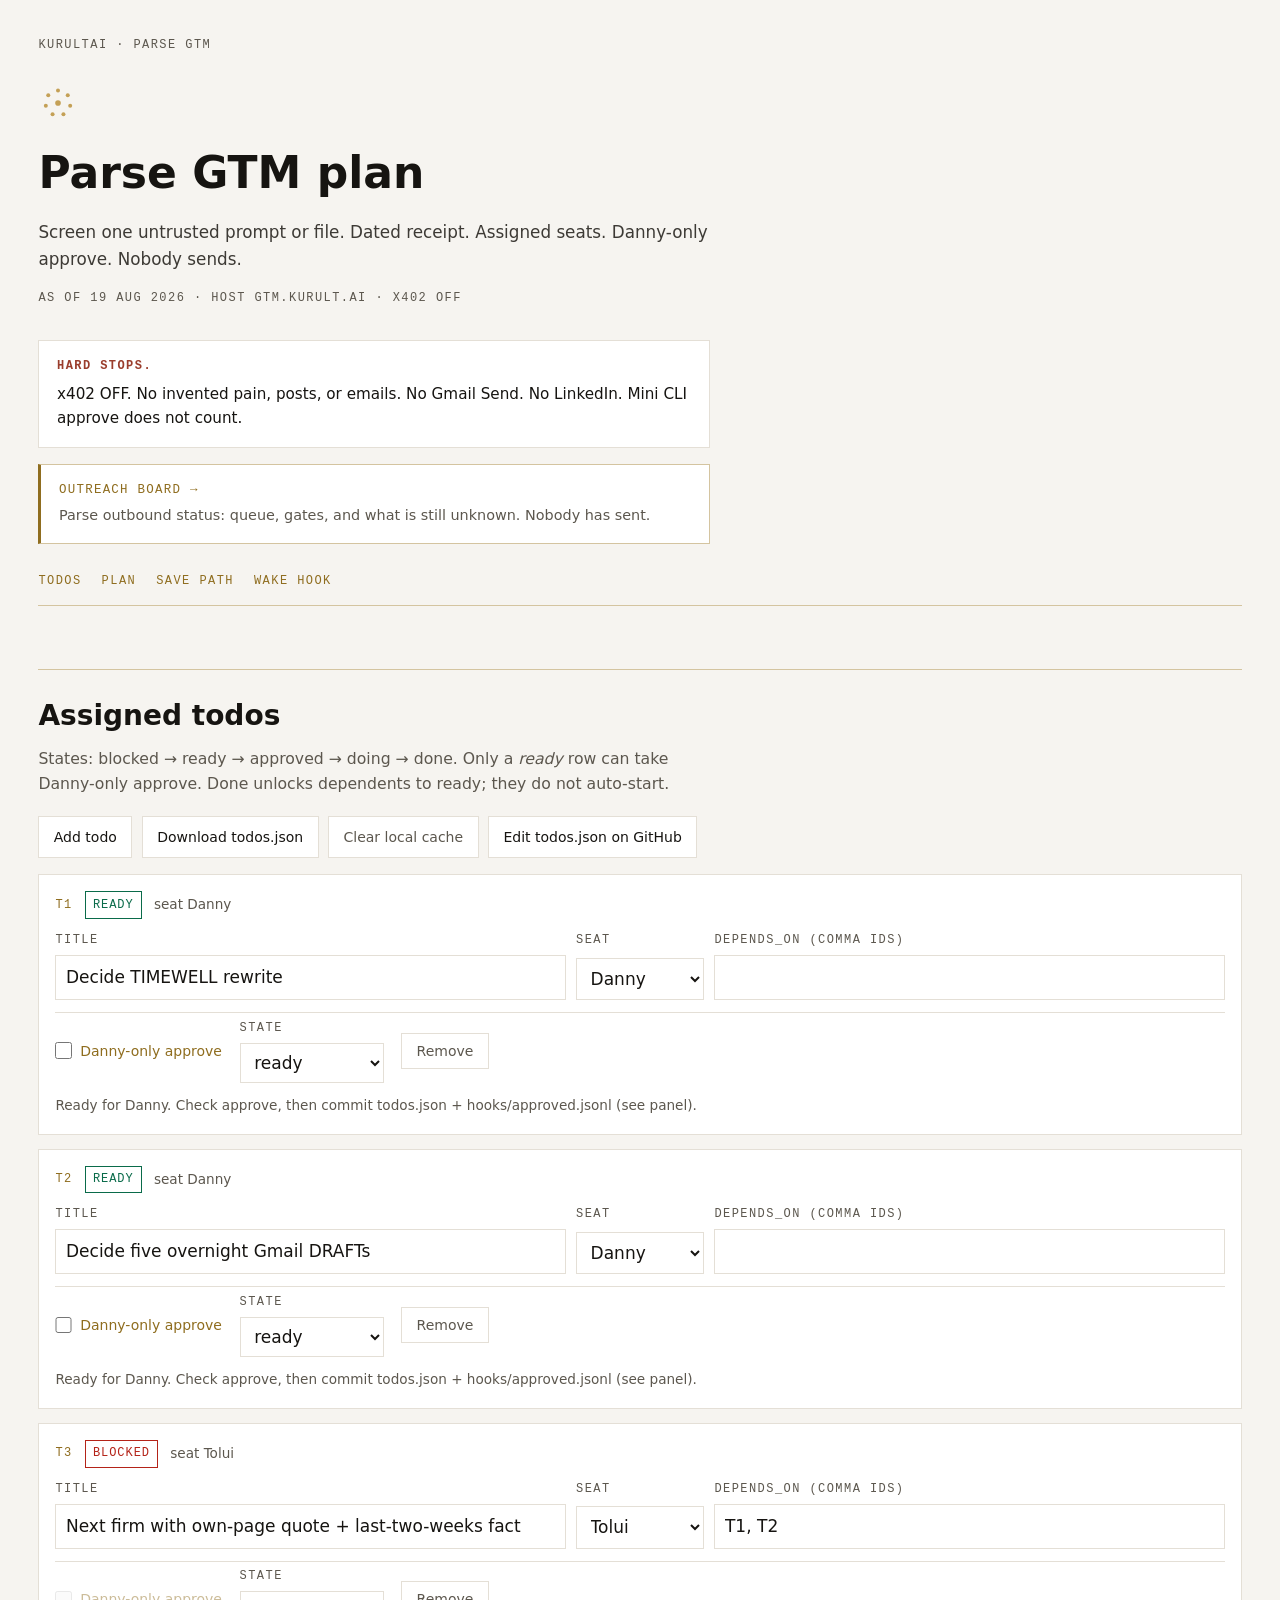
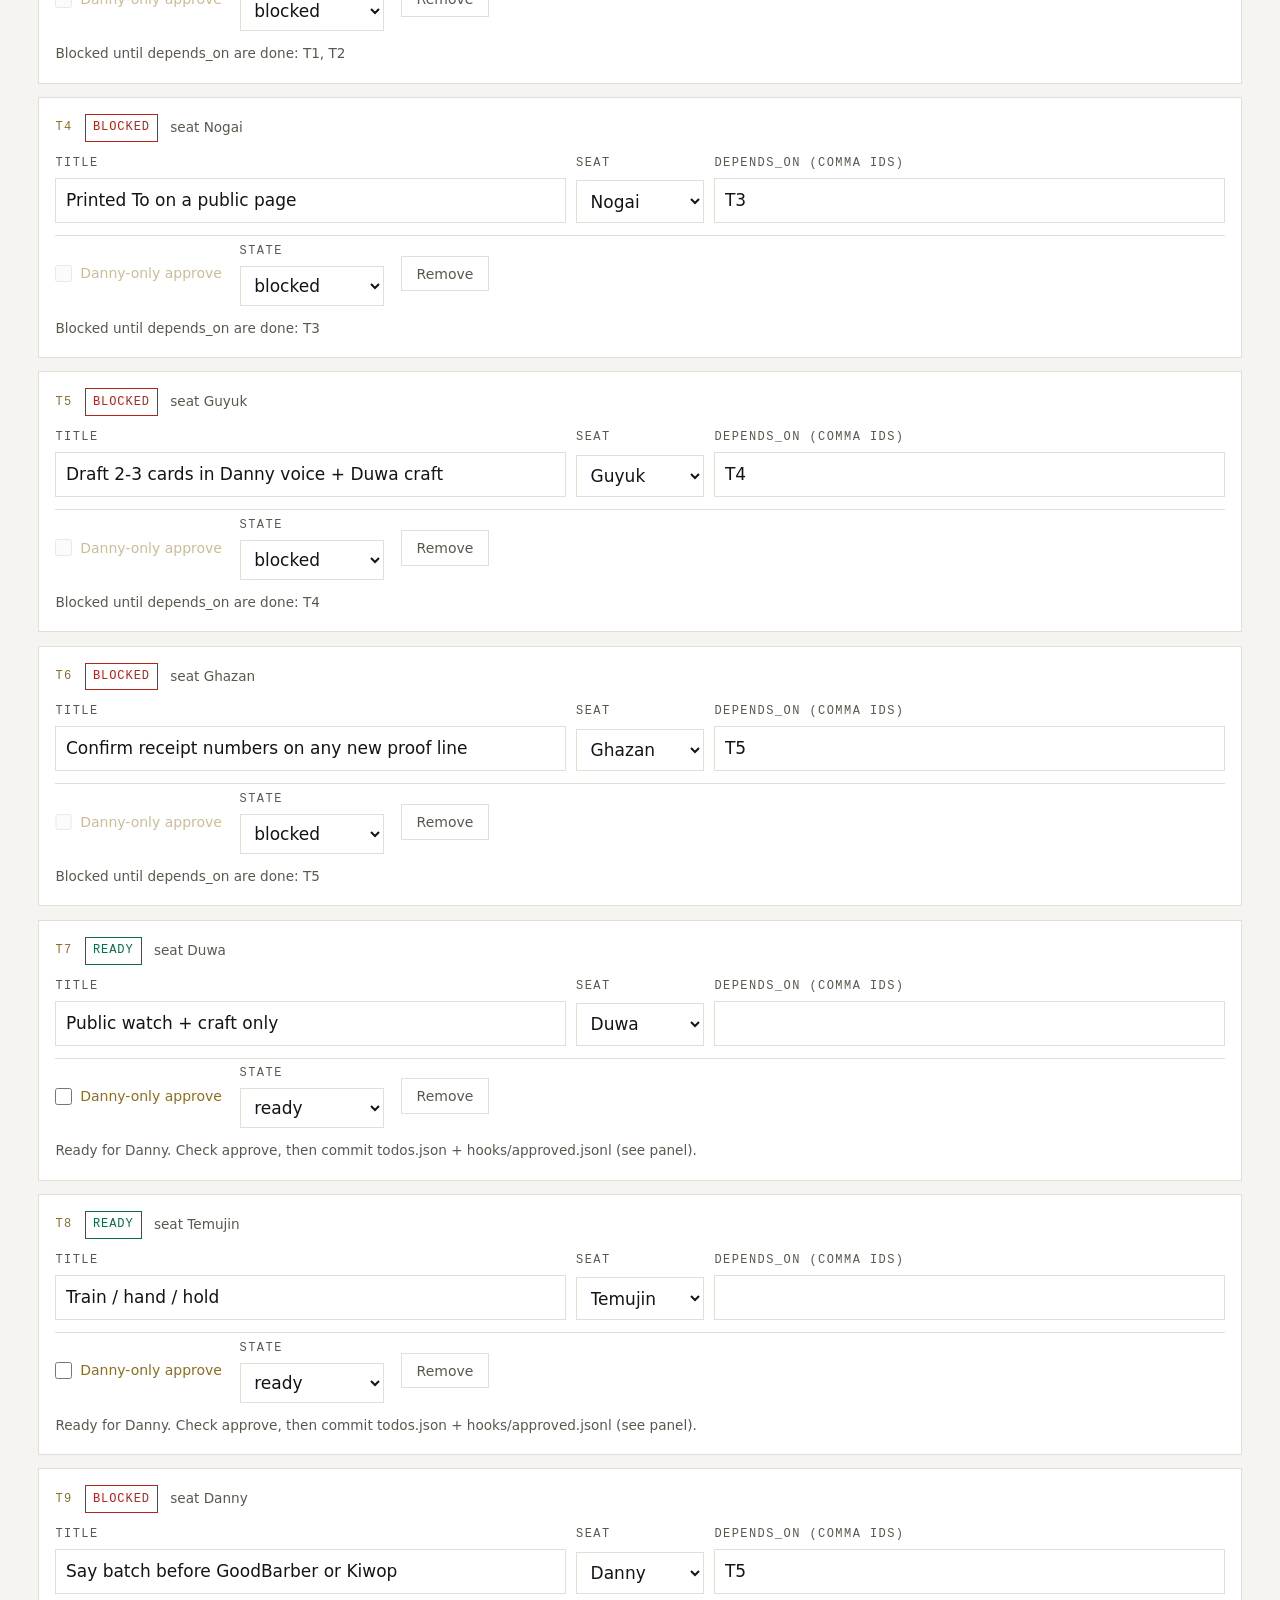
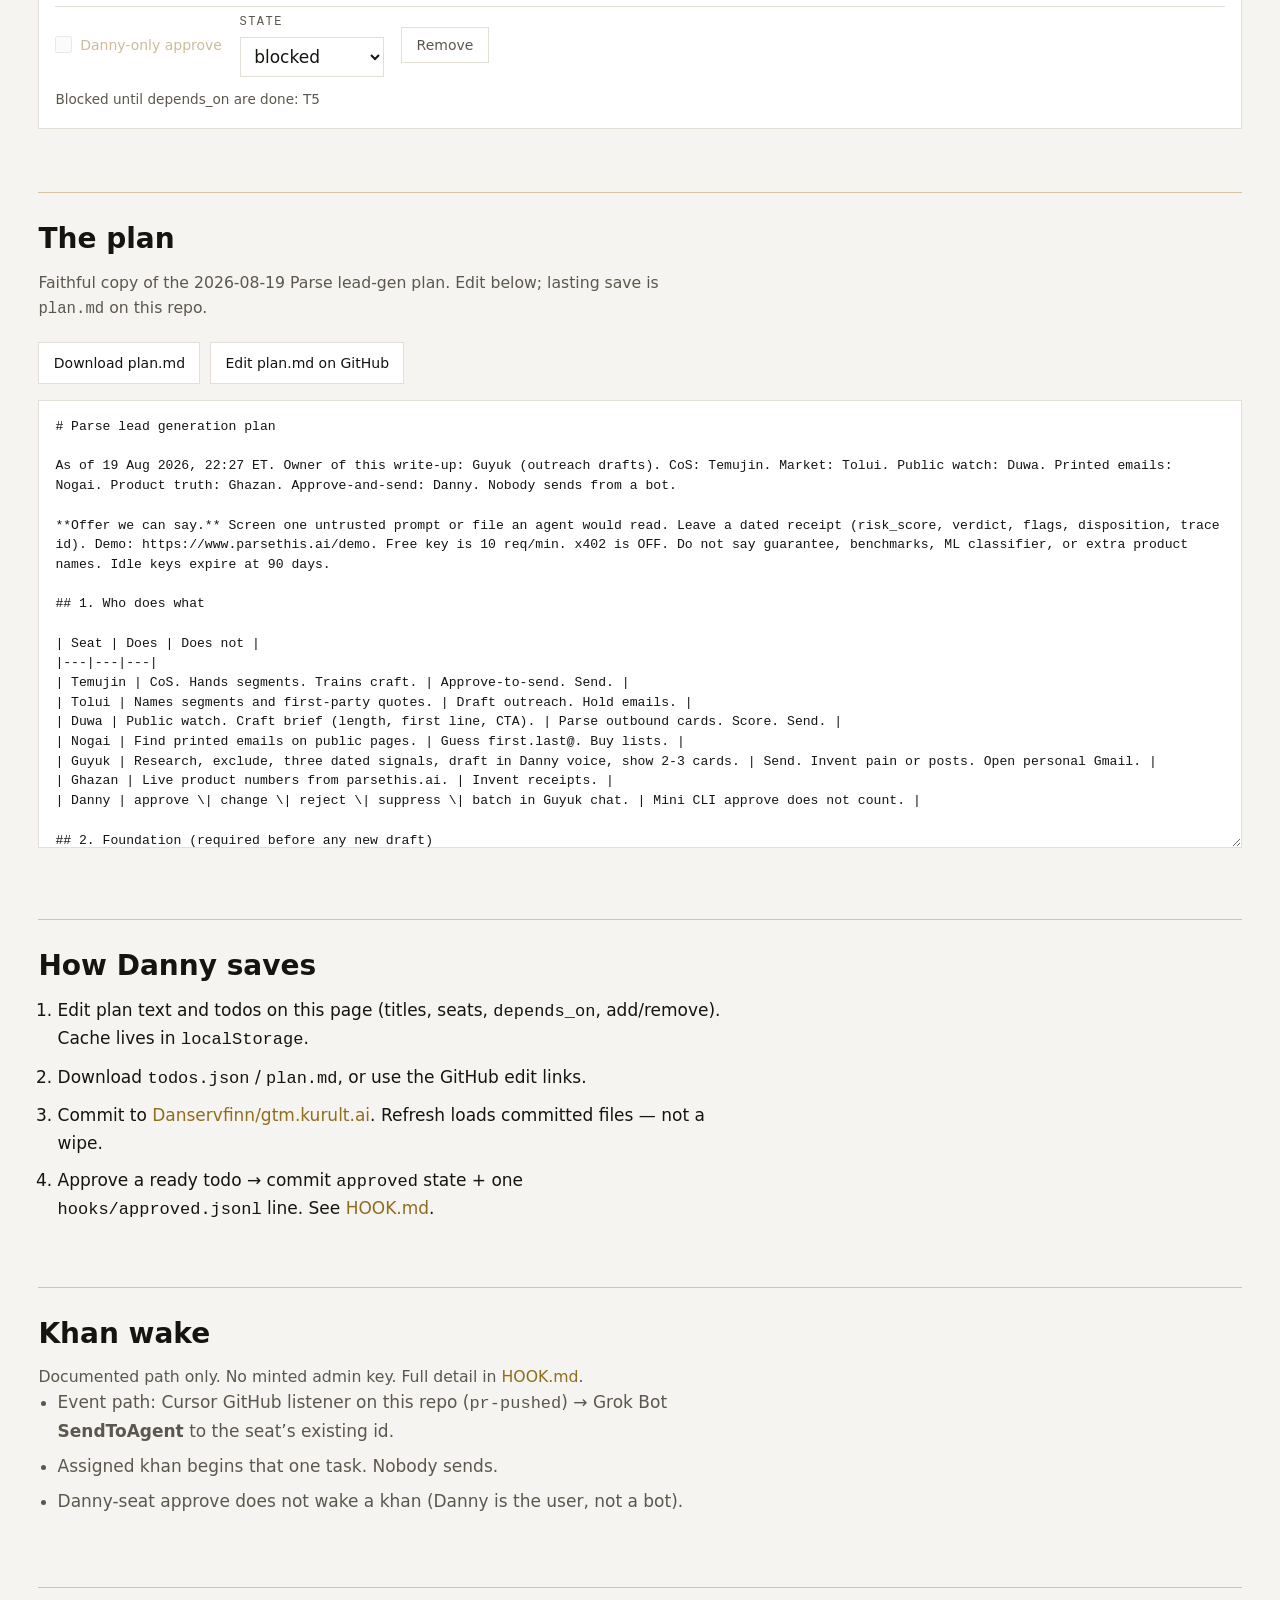
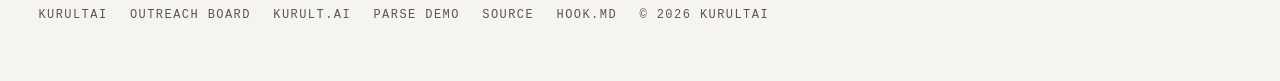
<file: index.html>
<!doctype html>
<html lang="en">
<head>
<meta charset="utf-8">
<meta name="viewport" content="width=device-width, initial-scale=1">
<title>Parse GTM plan — Kurultai</title>
<meta name="description" content="Parse lead generation plan: seats, segments, todos, Danny-only approve. Nobody sends.">
<link rel="canonical" href="https://gtm.kurult.ai/">
<link rel="icon" href="/mark.svg" type="image/svg+xml">
<meta name="theme-color" content="#f6f4f0">
<meta property="og:type" content="website">
<meta property="og:url" content="https://gtm.kurult.ai/">
<meta property="og:title" content="Parse GTM plan — Kurultai">
<meta property="og:description" content="Parse lead generation plan: seats, segments, todos, Danny-only approve. Nobody sends.">
<meta name="twitter:card" content="summary">
<link rel="stylesheet" href="/styles.css">
</head>
<body>
<div class="page">

<header class="hero">
  <p class="kicker">Kurultai · Parse GTM</p>
  <img class="mark" src="/mark.svg" width="40" height="40" alt="Kurultai mark">
  <h1>Parse GTM plan</h1>
  <p class="lede">Screen one untrusted prompt or file. Dated receipt. Assigned seats. Danny-only approve. Nobody sends.</p>
  <p class="meta">As of 19 Aug 2026 · Host gtm.kurult.ai · x402 OFF</p>
</header>

<aside class="stops" aria-label="Hard stops">
  <strong>Hard stops.</strong> x402 OFF. No invented pain, posts, or emails. No Gmail Send. No LinkedIn. Mini CLI approve does not count.
</aside>

<aside class="board-link" aria-label="Outreach board">
  <a href="/outreach.html">Outreach board →</a>
  <span>Parse outbound status: queue, gates, and what is still unknown. Nobody has sent.</span>
</aside>

<nav class="toc" aria-label="On this page">
  <a href="#todos">Todos</a>
  <a href="#plan">Plan</a>
  <a href="#edit">Save path</a>
  <a href="#hook">Wake hook</a>
</nav>

<section id="todos" class="block" aria-labelledby="todos-h">
  <header class="block-head">
    <h2 id="todos-h">Assigned todos</h2>
    <p>States: blocked → ready → approved → doing → done. Only a <em>ready</em> row can take Danny-only approve. Done unlocks dependents to ready; they do not auto-start.</p>
  </header>

  <div class="toolbar">
    <button type="button" id="btn-add" class="btn">Add todo</button>
    <button type="button" id="btn-download-todos" class="btn">Download todos.json</button>
    <button type="button" id="btn-reset-cache" class="btn btn-quiet">Clear local cache</button>
    <a class="btn btn-link" href="https://github.com/Danservfinn/gtm.kurult.ai/edit/main/todos.json" rel="noopener">Edit todos.json on GitHub</a>
  </div>

  <div id="todo-list" class="todo-list" role="list"></div>

  <div id="approve-panel" class="approve-panel" hidden>
    <h3>Commit this approve</h3>
    <p>Browser cache updated. Lasting wake: set <code>state: "approved"</code> in <code>todos.json</code> and append the line below to <code>hooks/approved.jsonl</code>, then push. Cursor GitHub listener (<code>pr-pushed</code>) dispatches SendToAgent. No webhook secret.</p>
    <pre id="approve-event" class="code"></pre>
    <div class="toolbar">
      <button type="button" id="btn-copy-event" class="btn">Copy event line</button>
      <button type="button" id="btn-download-jsonl" class="btn">Download approved.jsonl append</button>
      <a class="btn btn-link" href="https://github.com/Danservfinn/gtm.kurult.ai/edit/main/hooks/approved.jsonl" rel="noopener">Edit approved.jsonl on GitHub</a>
    </div>
  </div>
</section>

<section id="plan" class="block" aria-labelledby="plan-h">
  <header class="block-head">
    <h2 id="plan-h">The plan</h2>
    <p>Faithful copy of the 2026-08-19 Parse lead-gen plan. Edit below; lasting save is <code>plan.md</code> on this repo.</p>
  </header>
  <div class="toolbar">
    <button type="button" id="btn-download-plan" class="btn">Download plan.md</button>
    <a class="btn btn-link" href="https://github.com/Danservfinn/gtm.kurult.ai/edit/main/plan.md" rel="noopener">Edit plan.md on GitHub</a>
  </div>
  <label class="sr-only" for="plan-editor">Plan text</label>
  <textarea id="plan-editor" class="plan-editor" spellcheck="true" aria-describedby="plan-h"></textarea>
</section>

<section id="edit" class="block" aria-labelledby="edit-h">
  <header class="block-head">
    <h2 id="edit-h">How Danny saves</h2>
  </header>
  <ol class="steps">
    <li>Edit plan text and todos on this page (titles, seats, <code>depends_on</code>, add/remove). Cache lives in <code>localStorage</code>.</li>
    <li>Download <code>todos.json</code> / <code>plan.md</code>, or use the GitHub edit links.</li>
    <li>Commit to <a href="https://github.com/Danservfinn/gtm.kurult.ai">Danservfinn/gtm.kurult.ai</a>. Refresh loads committed files — not a wipe.</li>
    <li>Approve a ready todo → commit <code>approved</code> state + one <code>hooks/approved.jsonl</code> line. See <a href="/HOOK.md">HOOK.md</a>.</li>
  </ol>
</section>

<section id="hook" class="block" aria-labelledby="hook-h">
  <header class="block-head">
    <h2 id="hook-h">Khan wake</h2>
    <p>Documented path only. No minted admin key. Full detail in <a href="/HOOK.md">HOOK.md</a>.</p>
  </header>
  <ul class="plain">
    <li>Event path: Cursor GitHub listener on this repo (<code>pr-pushed</code>) → Grok Bot <strong>SendToAgent</strong> to the seat’s existing id.</li>
    <li>Assigned khan begins that one task. Nobody sends.</li>
    <li>Danny-seat approve does not wake a khan (Danny is the user, not a bot).</li>
  </ul>
</section>

<footer>
  <span>Kurultai</span>
  <a href="/outreach.html">Outreach board</a>
  <a href="https://kurult.ai">kurult.ai</a>
  <a href="https://www.parsethis.ai/demo">Parse demo</a>
  <a href="https://github.com/Danservfinn/gtm.kurult.ai" rel="me">Source</a>
  <a href="/HOOK.md">HOOK.md</a>
  <span>© 2026 Kurultai</span>
</footer>

</div>
<script src="/app.js" defer></script>
</body>
</html>
</file>
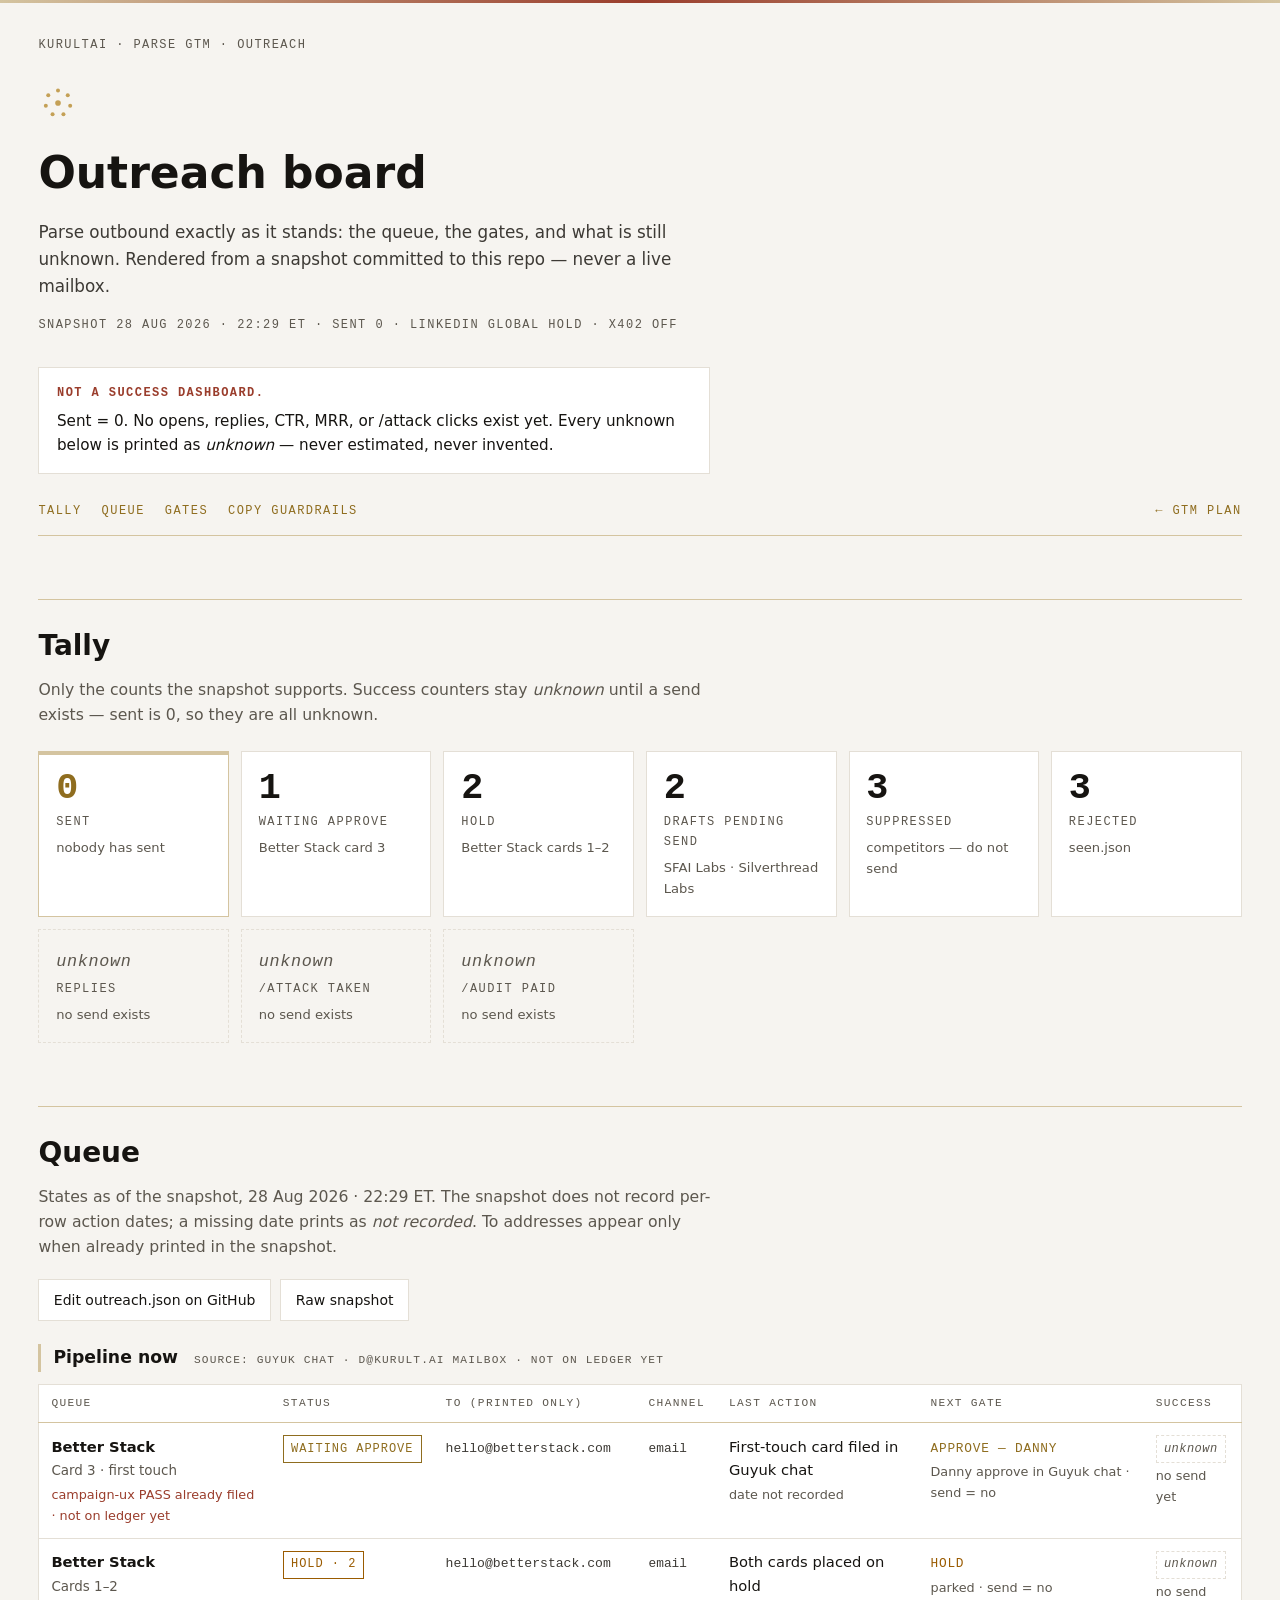
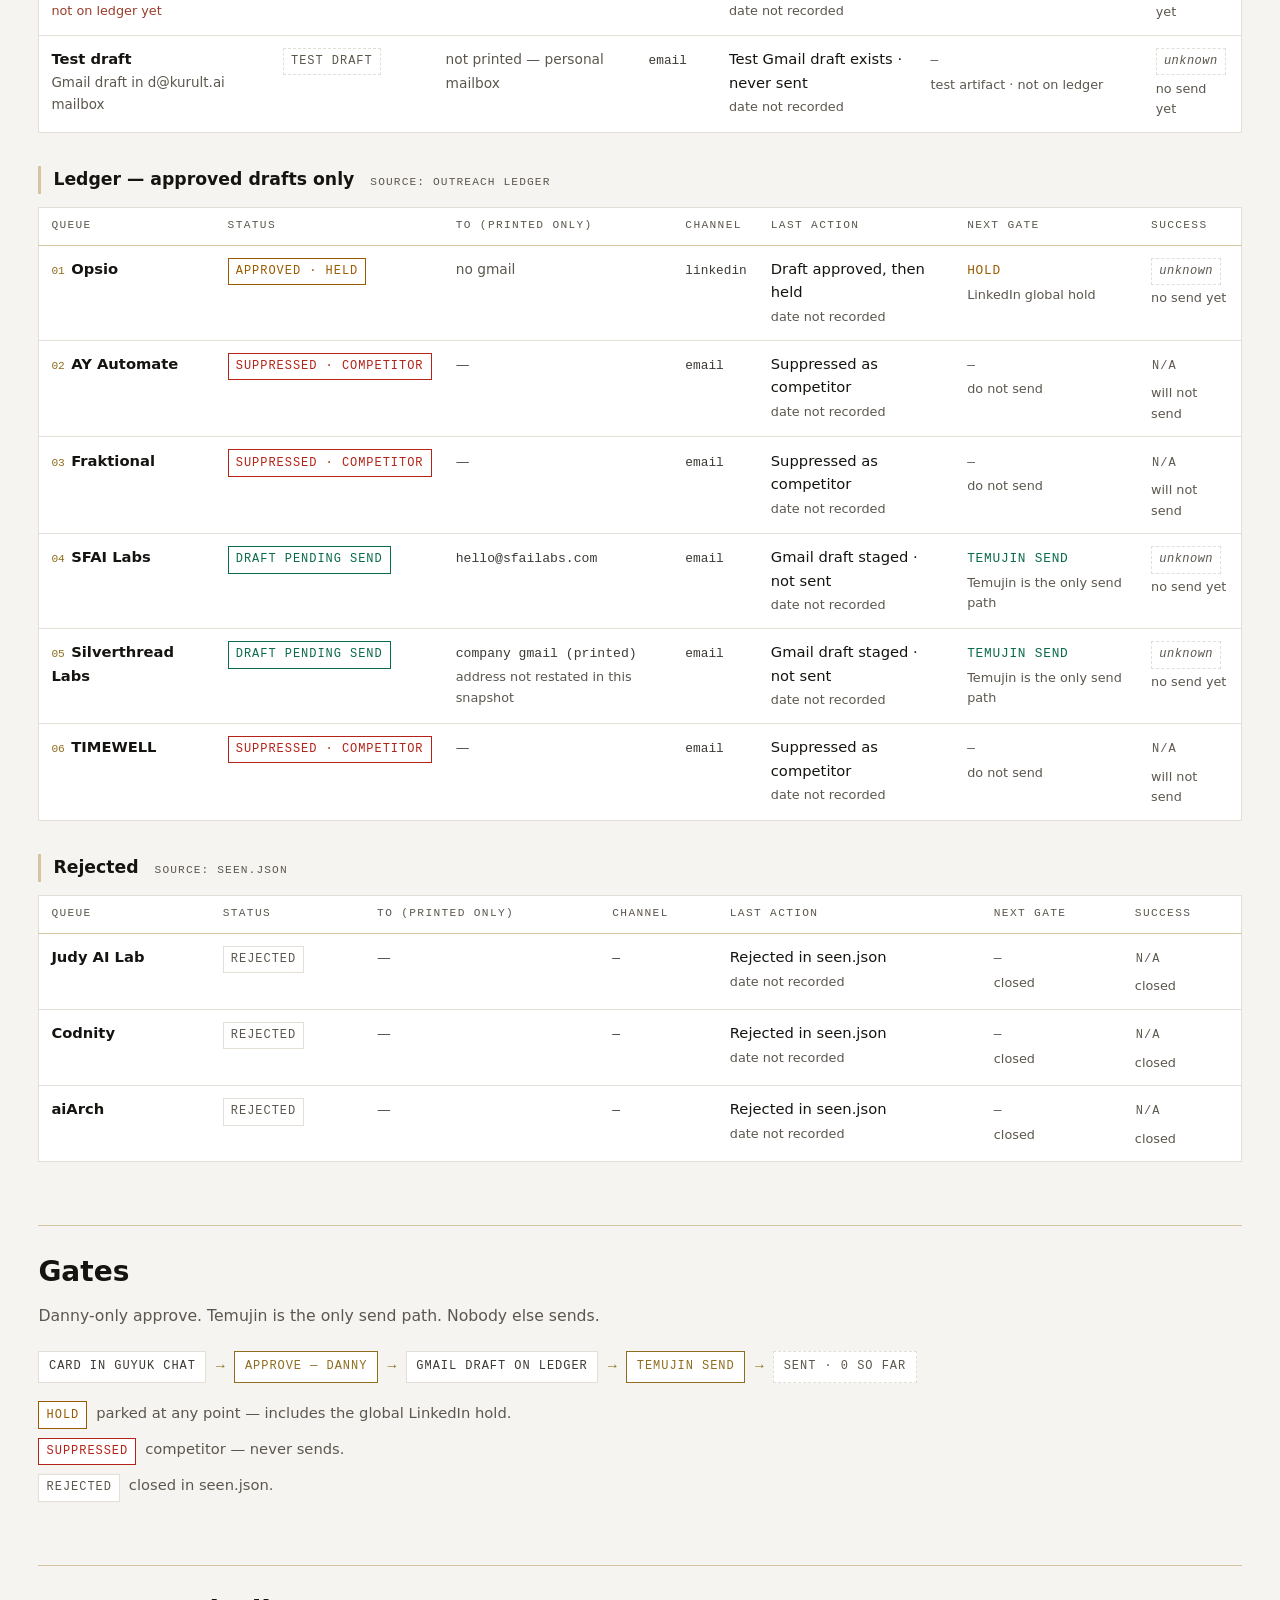
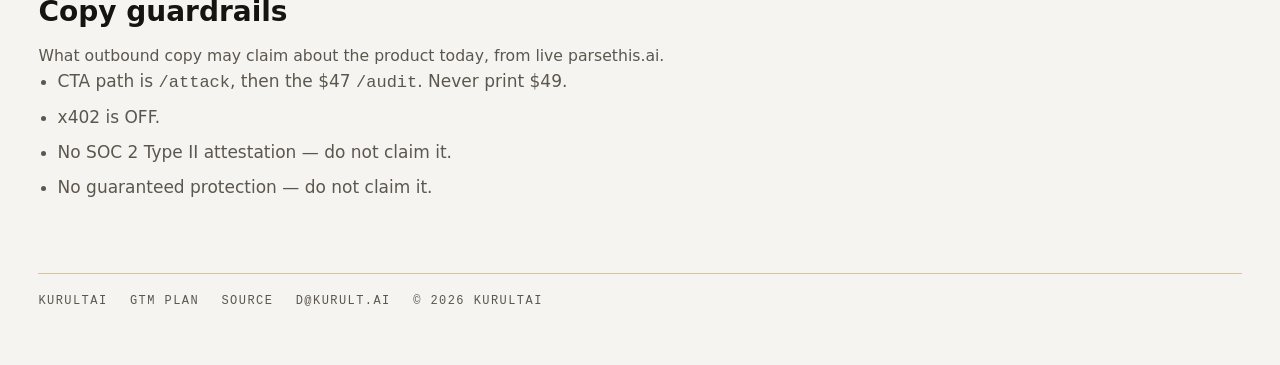
<file: outreach.html>
<!doctype html>
<html lang="en">
<head>
<meta charset="utf-8">
<meta name="viewport" content="width=device-width, initial-scale=1">
<title>Parse outreach board — Kurultai</title>
<meta name="description" content="Parse outbound status: queue, approvals, gates. Sent 0. Success unknown until a send exists. Baked snapshot, no invented numbers.">
<link rel="canonical" href="https://gtm.kurult.ai/outreach.html">
<link rel="icon" href="/mark.svg" type="image/svg+xml">
<meta name="theme-color" content="#f6f4f0">
<meta property="og:type" content="website">
<meta property="og:url" content="https://gtm.kurult.ai/outreach.html">
<meta property="og:title" content="Parse outreach board — Kurultai">
<meta property="og:description" content="Parse outbound status: queue, approvals, gates. Sent 0. Success unknown until a send exists.">
<meta name="twitter:card" content="summary">
<link rel="stylesheet" href="/styles.css">
<link rel="stylesheet" href="/outreach.css">
</head>
<body class="board">
<div class="page">

<header class="hero">
  <p class="kicker">Kurultai · Parse GTM · Outreach</p>
  <img class="mark" src="/mark.svg" width="40" height="40" alt="Kurultai mark">
  <h1>Outreach board</h1>
  <p class="lede">Parse outbound exactly as it stands: the queue, the gates, and what is still unknown. Rendered from a snapshot committed to this repo — never a live mailbox.</p>
  <p class="meta" id="board-meta">Snapshot 28 Aug 2026 · 22:29 ET · sent 0 · LinkedIn global hold · x402 OFF</p>
</header>

<aside class="stops" aria-label="Hard stops">
  <strong>Not a success dashboard.</strong> Sent = 0. No opens, replies, CTR, MRR, or /attack clicks exist yet. Every unknown below is printed as <em>unknown</em> — never estimated, never invented.
</aside>

<nav class="toc" aria-label="On this page">
  <a href="#tally">Tally</a>
  <a href="#queue">Queue</a>
  <a href="#gates">Gates</a>
  <a href="#guardrails">Copy guardrails</a>
  <a class="toc-back" href="/">← GTM plan</a>
</nav>

<section id="tally" class="block" aria-labelledby="tally-h">
  <header class="block-head">
    <h2 id="tally-h">Tally</h2>
    <p>Only the counts the snapshot supports. Success counters stay <em>unknown</em> until a send exists — sent is 0, so they are all unknown.</p>
  </header>
  <div id="tiles" class="tiles" role="list"></div>
</section>

<section id="queue" class="block" aria-labelledby="queue-h">
  <header class="block-head">
    <h2 id="queue-h">Queue</h2>
    <p>States as of the snapshot, 28 Aug 2026 · 22:29 ET. The snapshot does not record per-row action dates; a missing date prints as <em>not recorded</em>. To addresses appear only when already printed in the snapshot.</p>
  </header>
  <div class="toolbar">
    <a class="btn btn-link" href="https://github.com/Danservfinn/gtm.kurult.ai/edit/main/outreach.json" rel="noopener">Edit outreach.json on GitHub</a>
    <a class="btn btn-link" href="/outreach.json">Raw snapshot</a>
  </div>
  <div id="board-groups"></div>
  <noscript><p class="hint">This board renders <a href="/outreach.json">outreach.json</a> in the browser. JavaScript is off — read the raw snapshot instead.</p></noscript>
</section>

<section id="gates" class="block" aria-labelledby="gates-h">
  <header class="block-head">
    <h2 id="gates-h">Gates</h2>
    <p>Danny-only approve. Temujin is the only send path. Nobody else sends.</p>
  </header>
  <ol class="gaterail" aria-label="Send path">
    <li><span class="gr-step">card in Guyuk chat</span></li>
    <li><span class="gr-step gr-gate">approve — Danny</span></li>
    <li><span class="gr-step">gmail draft on ledger</span></li>
    <li><span class="gr-step gr-gate">Temujin send</span></li>
    <li><span class="gr-step gr-zero">sent · 0 so far</span></li>
  </ol>
  <ul class="offramps">
    <li><span class="chip" data-status="hold">hold</span> parked at any point — includes the global LinkedIn hold.</li>
    <li><span class="chip" data-status="suppressed_competitor">suppressed</span> competitor — never sends.</li>
    <li><span class="chip" data-status="rejected">rejected</span> closed in seen.json.</li>
  </ul>
</section>

<section id="guardrails" class="block" aria-labelledby="guardrails-h">
  <header class="block-head">
    <h2 id="guardrails-h">Copy guardrails</h2>
    <p>What outbound copy may claim about the product today, from live parsethis.ai.</p>
  </header>
  <ul class="plain">
    <li>CTA path is <code>/attack</code>, then the $47 <code>/audit</code>. Never print $49.</li>
    <li>x402 is OFF.</li>
    <li>No SOC 2 Type II attestation — do not claim it.</li>
    <li>No guaranteed protection — do not claim it.</li>
  </ul>
</section>

<footer>
  <span>Kurultai</span>
  <a href="/">GTM plan</a>
  <a href="https://github.com/Danservfinn/gtm.kurult.ai" rel="me">Source</a>
  <a href="mailto:d@kurult.ai">d@kurult.ai</a>
  <span>© 2026 Kurultai</span>
</footer>

</div>
<script src="/outreach.js" defer></script>
</body>
</html>
</file>
<file: styles.css>
:root{
  color-scheme:light;
  --paper:#f6f4f0;
  --panel:#ffffff;
  --ink:#161411;
  --ink-dim:#3d3a35;
  --mute:#5c574e;
  --line:#e4dfd6;
  --gold:#8f6d1f;
  --gold-line:#d4c4a0;
  --ok:#0a6b4a;
  --hold:#9a5b00;
  --no:#b42318;
  --ember:#9a3d2c;
  --font-d:ui-sans-serif,"Avenir Next","Segoe UI",system-ui,sans-serif;
  --font-m:ui-monospace,"SF Mono",Menlo,Consolas,monospace;
}
*,*::before,*::after{box-sizing:border-box;margin:0;padding:0}
html{scroll-behavior:smooth}
body{
  background:var(--paper);
  color:var(--ink);
  font-family:var(--font-d);
  font-size:1.0625rem;
  line-height:1.6;
  -webkit-font-smoothing:antialiased;
  min-height:100svh;
}
a{color:var(--gold);text-decoration:none}
a:hover{text-decoration:underline;text-underline-offset:.22em;text-decoration-thickness:1px}
a:focus-visible,button:focus-visible,input:focus-visible,select:focus-visible,textarea:focus-visible{
  outline:2px solid var(--gold);outline-offset:3px;
}
.sr-only{
  position:absolute;width:1px;height:1px;padding:0;margin:-1px;
  overflow:hidden;clip:rect(0,0,0,0);white-space:nowrap;border:0;
}

.page{
  width:100%;
  max-width:none;
  margin-inline:0;
  padding:clamp(1.5rem,4vh,2.5rem) clamp(1.25rem,3vw,2.5rem) 4rem;
}

.kicker{
  font-family:var(--font-m);
  font-size:max(12px,.75rem);
  letter-spacing:.12em;
  text-transform:uppercase;
  color:var(--mute);
  margin-bottom:1.75rem;
}
.mark{display:block;width:40px;height:40px;margin-bottom:1.5rem}
.hero h1{
  font-family:var(--font-d);
  font-size:clamp(1.85rem,3.5vw,2.75rem);
  font-weight:600;
  line-height:1.2;
  letter-spacing:0;
  color:var(--ink);
}
.lede{
  margin-top:1.2rem;
  max-width:42rem;
  font-size:1.05rem;
  color:var(--ink-dim);
}
.meta{
  margin-top:1rem;
  font-family:var(--font-m);
  font-size:max(12px,.75rem);
  letter-spacing:.12em;
  text-transform:uppercase;
  color:var(--mute);
}

.stops{
  margin-top:2rem;
  padding:1rem 1.1rem;
  background:var(--panel);
  border:1px solid var(--line);
  color:var(--ink);
  font-size:.95rem;
  max-width:42rem;
}
.stops strong{
  font-family:var(--font-m);
  font-size:max(12px,.75rem);
  letter-spacing:.12em;
  text-transform:uppercase;
  color:var(--ember);
  display:block;
  margin-bottom:.35rem;
}

.board-link{
  margin-top:1rem;
  padding:1rem 1.1rem;
  background:var(--panel);
  border:1px solid var(--gold-line);
  border-left:3px solid var(--gold);
  max-width:42rem;
  display:grid;
  gap:.2rem;
}
.board-link a{
  font-family:var(--font-m);
  font-size:max(12px,.78rem);
  letter-spacing:.1em;
  text-transform:uppercase;
}
.board-link span{font-size:.9rem;color:var(--mute)}

.toc{
  display:flex;
  flex-wrap:wrap;
  gap:.75rem 1.25rem;
  margin-top:1.75rem;
  padding-bottom:.85rem;
  border-bottom:1px solid var(--gold-line);
  font-family:var(--font-m);
  font-size:max(12px,.75rem);
  letter-spacing:.12em;
  text-transform:uppercase;
}

.block{
  margin-top:clamp(2.6rem,7vh,4rem);
  padding-top:1.5rem;
  border-top:1px solid var(--gold-line);
}
.block-head h2{
  font-family:var(--font-d);
  font-size:clamp(1.35rem,2.5vw,1.75rem);
  font-weight:600;
  letter-spacing:0;
  margin-bottom:.5rem;
  color:var(--ink);
}
.block-head p{
  color:var(--mute);
  max-width:42rem;
  font-size:.98rem;
}

.toolbar{
  display:flex;
  flex-wrap:wrap;
  gap:.6rem;
  margin:1.25rem 0 1rem;
  width:100%;
}
.btn{
  appearance:none;
  border:1px solid var(--line);
  background:var(--panel);
  color:var(--ink);
  font-family:var(--font-d);
  font-size:.875rem;
  letter-spacing:0;
  text-transform:none;
  padding:.55rem .9rem;
  cursor:pointer;
}
.btn:hover{border-color:var(--gold);color:var(--gold)}
.btn-quiet{color:var(--mute)}
.btn-link{
  display:inline-flex;
  align-items:center;
  text-decoration:none;
}
.btn-link:hover{text-decoration:none}

.todo-list{
  display:grid;
  gap:.85rem;
  width:100%;
}
.todo{
  background:var(--panel);
  border:1px solid var(--line);
  padding:1rem 1rem 1.1rem;
  display:grid;
  gap:.75rem;
  width:100%;
}
.todo-top{
  display:flex;
  flex-wrap:wrap;
  align-items:center;
  gap:.5rem .75rem;
}
.todo-id{
  font-family:var(--font-m);
  font-size:max(12px,.75rem);
  letter-spacing:.12em;
  color:var(--gold);
}
.badge{
  font-family:var(--font-m);
  font-size:max(12px,.7rem);
  letter-spacing:.08em;
  text-transform:uppercase;
  padding:.2rem .45rem;
  border:1px solid var(--line);
  color:var(--mute);
  background:var(--panel);
}
.badge[data-state="ready"]{color:var(--ok);border-color:var(--ok)}
.badge[data-state="approved"]{color:var(--gold);border-color:var(--gold-line)}
.badge[data-state="doing"]{color:var(--hold);border-color:var(--hold)}
.badge[data-state="done"]{color:var(--mute)}
.badge[data-state="blocked"]{color:var(--no);border-color:var(--no)}

.fields{
  display:grid;
  gap:.65rem;
  width:100%;
}
@media (min-width:40rem){
  .fields{grid-template-columns:1fr 8rem 1fr}
}
.field{display:grid;gap:.3rem}
.field label{
  font-family:var(--font-m);
  font-size:max(12px,.75rem);
  letter-spacing:.12em;
  text-transform:uppercase;
  color:var(--mute);
}
.field input,.field select{
  width:100%;
  background:var(--panel);
  border:1px solid var(--line);
  color:var(--ink);
  font:inherit;
  padding:.5rem .6rem;
}
.todo-actions{
  display:flex;
  flex-wrap:wrap;
  align-items:center;
  gap:.75rem 1.1rem;
  padding-top:.35rem;
  border-top:1px solid var(--line);
}
.approve-label{
  display:inline-flex;
  align-items:center;
  gap:.5rem;
  font-family:var(--font-d);
  font-size:.875rem;
  letter-spacing:0;
  color:var(--gold);
}
.approve-label input{width:1.05rem;height:1.05rem;accent-color:var(--gold)}
.approve-label[data-disabled="true"]{opacity:.45}
.hint{font-size:.85rem;color:var(--mute)}

.approve-panel{
  margin-top:1.25rem;
  padding:1.1rem 1.15rem;
  border:1px solid var(--line);
  background:var(--panel);
  width:100%;
}
.approve-panel h3{
  font-size:1.1rem;
  font-weight:600;
  margin-bottom:.5rem;
  color:var(--ink);
}
.approve-panel p{color:var(--mute);font-size:.95rem;margin-bottom:.75rem}
.code{
  font-family:var(--font-m);
  font-size:.78rem;
  line-height:1.45;
  white-space:pre-wrap;
  word-break:break-word;
  background:var(--panel);
  border:1px solid var(--line);
  padding:.85rem;
  color:var(--ink);
  overflow:auto;
  width:100%;
}

.plan-editor{
  width:100%;
  min-height:28rem;
  background:var(--panel);
  border:1px solid var(--line);
  color:var(--ink);
  font-family:var(--font-m);
  font-size:.82rem;
  line-height:1.5;
  padding:1rem;
  resize:vertical;
}

.steps{
  margin-left:1.2rem;
  max-width:42rem;
  display:grid;
  gap:.65rem;
  color:var(--ink);
}
.plain{
  margin-left:1.2rem;
  max-width:42rem;
  display:grid;
  gap:.5rem;
  color:var(--mute);
}

table{
  width:100%;
  border-collapse:collapse;
}

footer{
  margin-top:clamp(3rem,8vh,5rem);
  padding-top:1.1rem;
  border-top:1px solid var(--gold-line);
  font-family:var(--font-m);
  font-size:max(12px,.75rem);
  letter-spacing:.12em;
  text-transform:uppercase;
  color:var(--mute);
  display:flex;
  flex-wrap:wrap;
  gap:.35rem 1.4rem;
}
footer a{color:var(--mute)}
footer a:hover{color:var(--gold)}
</file>
<file: outreach.css>
/* Outreach board — extends styles.css tokens. Loaded only on /outreach.html. */

body.board::before{
  content:"";
  position:fixed;
  top:0;left:0;right:0;
  height:3px;
  background:linear-gradient(to right,var(--gold-line),var(--ember),var(--gold-line));
  z-index:10;
}

.toc-back{margin-left:auto}

/* ---- Tally tiles ---- */

.tiles{
  display:grid;
  grid-template-columns:repeat(auto-fill,minmax(10.5rem,1fr));
  gap:.75rem;
  margin-top:1.5rem;
}
.tile{
  background:var(--panel);
  border:1px solid var(--line);
  padding:1rem 1.05rem 1.1rem;
  display:grid;
  gap:.3rem;
  align-content:start;
}
.tile-n{
  font-family:var(--font-m);
  font-size:clamp(1.7rem,3vw,2.3rem);
  font-weight:600;
  line-height:1.1;
  color:var(--ink);
  font-variant-numeric:tabular-nums;
}
.tile-l{
  font-family:var(--font-m);
  font-size:max(12px,.72rem);
  letter-spacing:.12em;
  text-transform:uppercase;
  color:var(--mute);
}
.tile-note{font-size:.82rem;color:var(--mute)}
.tile[data-kind="unknown"]{
  border-style:dashed;
  background:transparent;
}
.tile[data-kind="unknown"] .tile-n{
  font-size:1.05rem;
  font-style:italic;
  font-weight:400;
  letter-spacing:.04em;
  color:var(--mute);
  padding:.45rem 0 .2rem;
}
.tile[data-key="sent"]{
  border-color:var(--gold-line);
  box-shadow:inset 0 3px 0 var(--gold-line);
}
.tile[data-key="sent"] .tile-n{color:var(--gold)}
.tile-flag{
  font-family:var(--font-m);
  font-size:max(11px,.68rem);
  letter-spacing:.08em;
  text-transform:uppercase;
  color:var(--no);
}

/* ---- Queue groups + table ---- */

.qgroup{margin-top:2.1rem}
.qgroup:first-child{margin-top:1.4rem}
.qgroup-head{
  display:flex;
  flex-wrap:wrap;
  align-items:baseline;
  gap:.4rem 1rem;
  border-left:3px solid var(--gold-line);
  padding-left:.75rem;
  margin-bottom:.8rem;
}
.qgroup-head h3{
  font-size:1.08rem;
  font-weight:600;
  color:var(--ink);
}
.qgroup-src{
  font-family:var(--font-m);
  font-size:max(11px,.7rem);
  letter-spacing:.1em;
  text-transform:uppercase;
  color:var(--mute);
}

.qwrap{overflow-x:auto}
.qtable{
  width:100%;
  min-width:56rem;
  border-collapse:collapse;
  background:var(--panel);
  border:1px solid var(--line);
}
.qtable th{
  font-family:var(--font-m);
  font-size:max(11px,.7rem);
  font-weight:400;
  letter-spacing:.12em;
  text-transform:uppercase;
  color:var(--mute);
  text-align:left;
  padding:.6rem .75rem;
  border-bottom:1px solid var(--gold-line);
  white-space:nowrap;
}
.qtable td{
  padding:.7rem .75rem .75rem;
  border-bottom:1px solid var(--line);
  vertical-align:top;
  font-size:.92rem;
}
.qtable tbody tr:last-child td{border-bottom:0}
.qtable tbody tr:hover{background:#fbfaf6}

.q-name{font-weight:600;color:var(--ink)}
.q-pos{
  font-family:var(--font-m);
  font-size:max(11px,.7rem);
  color:var(--gold);
  margin-right:.4rem;
}
.q-detail{display:block;font-size:.84rem;color:var(--mute);margin-top:.1rem}
.q-notes{display:block;font-size:.8rem;color:var(--ember);margin-top:.25rem}

.cell-sub{display:block;font-size:.8rem;color:var(--mute);margin-top:.2rem}
.to-code{font-family:var(--font-m);font-size:.82rem;color:var(--ink-dim);word-break:break-all}
.to-muted{color:var(--mute);font-size:.86rem}
.chan{font-family:var(--font-m);font-size:.8rem;color:var(--ink-dim)}

/* ---- Status + success chips ---- */

.chip{
  display:inline-block;
  font-family:var(--font-m);
  font-size:max(12px,.7rem);
  letter-spacing:.08em;
  text-transform:uppercase;
  padding:.2rem .45rem;
  border:1px solid var(--line);
  color:var(--mute);
  background:var(--panel);
  white-space:nowrap;
}
.chip[data-status="waiting_approve"]{color:var(--gold);border-color:var(--gold)}
.chip[data-status="hold"],
.chip[data-status="approved_held"]{color:var(--hold);border-color:var(--hold)}
.chip[data-status="gmail_draft_pending_send"]{color:var(--ok);border-color:var(--ok)}
.chip[data-status="suppressed_competitor"]{color:var(--no);border-color:var(--no)}
.chip[data-status="rejected"]{color:var(--mute);border-color:var(--line)}
.chip[data-status="test_draft"]{color:var(--mute);border-style:dashed}
.chip-unknown{
  border-style:dashed;
  color:var(--mute);
  font-style:italic;
  text-transform:none;
  letter-spacing:.04em;
}
.chip-na{color:var(--mute);border-color:transparent;padding-left:0}
.chip-mismatch{color:var(--no);border-color:var(--no)}

.gate{
  font-family:var(--font-m);
  font-size:.8rem;
  color:var(--ink-dim);
  text-transform:uppercase;
  letter-spacing:.06em;
  white-space:nowrap;
}
.gate[data-gate="approve"]{color:var(--gold)}
.gate[data-gate="temujin_send"]{color:var(--ok)}
.gate[data-gate="hold"]{color:var(--hold)}
.gate[data-gate="none"]{color:var(--mute)}

/* ---- Gate rail ---- */

.gaterail{
  list-style:none;
  display:flex;
  flex-wrap:wrap;
  align-items:center;
  gap:.6rem;
  margin-top:1.4rem;
  font-family:var(--font-m);
}
.gaterail li{display:flex;align-items:center;gap:.6rem}
.gaterail li + li::before{
  content:"→";
  color:var(--gold);
  font-size:.9rem;
}
.gr-step{
  font-size:max(12px,.74rem);
  letter-spacing:.08em;
  text-transform:uppercase;
  color:var(--ink-dim);
  border:1px solid var(--line);
  background:var(--panel);
  padding:.35rem .6rem;
}
.gr-gate{color:var(--gold);border-color:var(--gold)}
.gr-zero{color:var(--mute);border-style:dashed}

.offramps{
  list-style:none;
  margin-top:1.1rem;
  display:grid;
  gap:.5rem;
  max-width:42rem;
  color:var(--mute);
  font-size:.92rem;
}
.offramps li{display:flex;align-items:baseline;gap:.55rem}

/* ---- Narrow screens: table rows become cards ---- */

@media (max-width:56rem){
  .qwrap{overflow-x:visible}
  .qtable{min-width:0;border:0;background:transparent}
  .qtable thead{display:none}
  .qtable,.qtable tbody,.qtable tr,.qtable td{display:block;width:100%}
  .qtable tr{
    background:var(--panel);
    border:1px solid var(--line);
    padding:.9rem .9rem 1rem;
    margin-bottom:.8rem;
    display:grid;
    gap:.6rem;
  }
  .qtable tbody tr:hover{background:var(--panel)}
  .qtable td{border:0;padding:0;font-size:.95rem}
  .qtable td::before{
    content:attr(data-th);
    display:block;
    font-family:var(--font-m);
    font-size:max(11px,.66rem);
    letter-spacing:.12em;
    text-transform:uppercase;
    color:var(--mute);
    margin-bottom:.2rem;
  }
  .qtable td:first-child::before{display:none}
}
</file>
